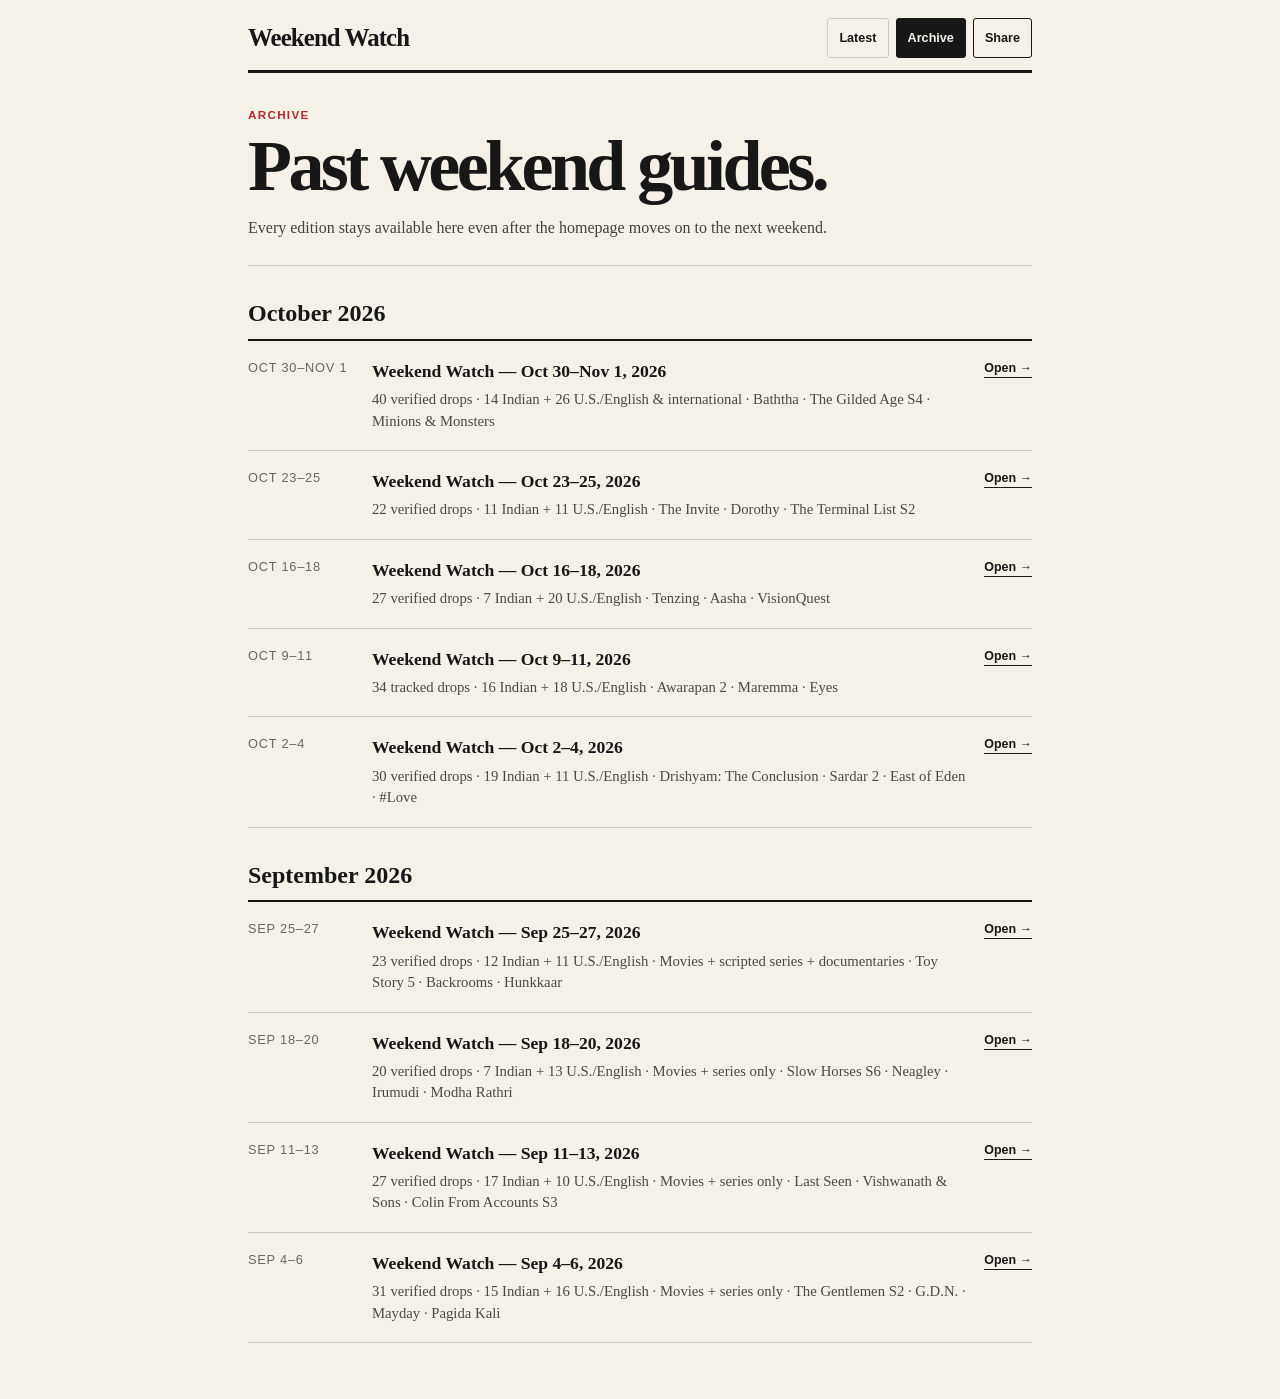
<file: archive/index.html>
<!DOCTYPE html>

<html lang="en"><head><meta charset="utf-8"/><meta content="width=device-width, initial-scale=1, viewport-fit=cover" name="viewport"/><title>Weekend Watch — Archive</title><style> :root{--paper:#f5f1e8;--ink:#171717;--muted:#6b675f;--line:#cfc8bb;--red:#b52a2a;--blue:#275a8a}*{box-sizing:border-box}body{margin:0;background:var(--paper);color:var(--ink);font-family:Arial,Helvetica,sans-serif;line-height:1.45;-webkit-font-smoothing:antialiased}.page{width:min(820px,100%);margin:0 auto;padding:0 18px 56px}header{padding:18px 0 12px;border-bottom:3px solid var(--ink)}.masthead-row{display:flex;align-items:center;justify-content:space-between;gap:14px}.brand{font-family:Georgia,"Times New Roman",serif;font-weight:700;font-size:1.55rem;letter-spacing:-.035em;white-space:nowrap}.header-actions{display:flex;align-items:center;gap:7px}.nav-link,.share{display:inline-flex;align-items:center;justify-content:center;min-height:40px;padding:8px 11px;border:1px solid var(--line);border-radius:3px;background:transparent;color:var(--ink);text-decoration:none;font-weight:700;font-size:.79rem;cursor:pointer;white-space:nowrap}.nav-link.active{background:var(--ink);border-color:var(--ink);color:var(--paper)}.share{border-color:var(--ink)}.hero{padding:34px 0 26px;border-bottom:1px solid var(--line)}.kicker{color:var(--red);font-weight:800;text-transform:uppercase;letter-spacing:.11em;font-size:.73rem;margin-bottom:8px}h1{font-family:Georgia,"Times New Roman",serif;font-size:clamp(2.3rem,9vw,4.5rem);line-height:.97;letter-spacing:-.05em;margin:0}.dek{color:#45413b;font-family:Georgia,"Times New Roman",serif;font-size:1rem;margin:14px 0 0}.month{margin-top:30px}.month h2{font-family:Georgia,"Times New Roman",serif;font-size:1.5rem;margin:0;padding-bottom:8px;border-bottom:2px solid var(--ink)}.edition{display:grid;grid-template-columns:110px minmax(0,1fr) auto;gap:14px;align-items:start;padding:18px 0;border-bottom:1px solid var(--line)}.date{color:var(--muted);font-size:.8rem;text-transform:uppercase;letter-spacing:.06em}.title{font-family:Georgia,"Times New Roman",serif;font-size:1.1rem;font-weight:700}.summary{color:#4d4841;font-family:Georgia,"Times New Roman",serif;font-size:.92rem;margin-top:5px}.open{color:var(--ink);text-decoration:none;font-weight:800;font-size:.78rem;white-space:nowrap;border-bottom:1px solid var(--ink)}.toast{position:fixed;left:50%;bottom:22px;transform:translateX(-50%) translateY(20px);background:var(--ink);color:#fff;padding:10px 14px;border-radius:4px;font-size:.8rem;opacity:0;pointer-events:none;transition:.2s ease}.toast.show{opacity:1;transform:translateX(-50%) translateY(0)}@media(max-width:560px){.edition{grid-template-columns:1fr auto}.date{grid-column:1/-1}}@media(max-width:480px){.masthead-row{flex-wrap:wrap}.header-actions{width:100%;justify-content:flex-start}}</style><link href="/manifest.webmanifest" rel="manifest"/><meta content="#f5f1e8" name="theme-color"/><meta content="Weekend Watch" name="application-name"/><meta content="yes" name="apple-mobile-web-app-capable"/><meta content="Weekend Watch" name="apple-mobile-web-app-title"/><link href="/icons/apple-touch-icon.png" rel="apple-touch-icon" sizes="180x180"/><link href="/icons/favicon-32.png" rel="icon" sizes="32x32" type="image/png"/><link href="/icons/icon-192.png" rel="icon" sizes="192x192" type="image/png"/></head><body><div class="page"><header><div class="masthead-row"><div class="brand">Weekend Watch</div><div aria-label="Site navigation" class="header-actions"><a class="nav-link" href="/">Latest</a><a class="nav-link active" href="/archive/">Archive</a><button class="share" id="shareButton" type="button">Share</button></div></div></header><section class="hero"><div class="kicker">Archive</div><h1>Past weekend guides.</h1><p class="dek">Every edition stays available here even after the homepage moves on to the next weekend.</p></section><section class="month"><h2>October 2026</h2><article class="edition"><div class="date">Oct 30–Nov 1</div><div><div class="title">Weekend Watch — Oct 30–Nov 1, 2026</div><div class="summary">40 verified drops · 14 Indian + 26 U.S./English &amp; international · Baththa · The Gilded Age S4 · Minions &amp; Monsters</div></div><a class="open" href="/archive/2026-10-30/">Open →</a></article>
<article class="edition"><div class="date">Oct 23–25</div><div><div class="title">Weekend Watch — Oct 23–25, 2026</div><div class="summary">22 verified drops · 11 Indian + 11 U.S./English · The Invite · Dorothy · The Terminal List S2</div></div><a class="open" href="/archive/2026-10-23/">Open →</a></article>
<article class="edition"><div class="date">Oct 16–18</div><div><div class="title">Weekend Watch — Oct 16–18, 2026</div><div class="summary">27 verified drops · 7 Indian + 20 U.S./English · Tenzing · Aasha · VisionQuest</div></div><a class="open" href="/archive/2026-10-16/">Open →</a></article><article class="edition"><div class="date">Oct 9–11</div><div><div class="title">Weekend Watch — Oct 9–11, 2026</div><div class="summary">34 tracked drops · 16 Indian + 18 U.S./English · Awarapan 2 · Maremma · Eyes</div></div><a class="open" href="/archive/2026-10-09/">Open →</a></article>
<article class="edition"><div class="date">Oct 2–4</div><div><div class="title">Weekend Watch — Oct 2–4, 2026</div><div class="summary">30 verified drops · 19 Indian + 11 U.S./English · Drishyam: The Conclusion · Sardar 2 · East of Eden · #Love</div></div><a class="open" href="/archive/2026-10-02/">Open →</a></article></section><section class="month"><h2>September 2026</h2>
<article class="edition"><div class="date">Sep 25–27</div><div><div class="title">Weekend Watch — Sep 25–27, 2026</div><div class="summary">23 verified drops · 12 Indian + 11 U.S./English · Movies + scripted series + documentaries · Toy Story 5 · Backrooms · Hunkkaar</div></div><a class="open" href="/archive/2026-09-25/">Open →</a></article><article class="edition"><div class="date">Sep 18–20</div><div><div class="title">Weekend Watch — Sep 18–20, 2026</div><div class="summary">20 verified drops · 7 Indian + 13 U.S./English · Movies + series only · Slow Horses S6 · Neagley · Irumudi · Modha Rathri</div></div><a class="open" href="/archive/2026-09-18/">Open →</a></article><article class="edition"><div class="date">Sep 11–13</div><div><div class="title">Weekend Watch — Sep 11–13, 2026</div><div class="summary">27 verified drops · 17 Indian + 10 U.S./English · Movies + series only · Last Seen · Vishwanath &amp; Sons · Colin From Accounts S3</div></div><a class="open" href="/archive/2026-09-11/">Open →</a></article>
<article class="edition"><div class="date">Sep 4–6</div><div><div class="title">Weekend Watch — Sep 4–6, 2026</div><div class="summary">31 verified drops · 15 Indian + 16 U.S./English · Movies + series only · The Gentlemen S2 · G.D.N. · Mayday · Pagida Kali</div></div><a class="open" href="/archive/2026-09-04/">Open →</a></article>
</section></div><div aria-live="polite" class="toast" id="toast" role="status">Link copied</div><script>(()=>{const b=document.getElementById('shareButton'),t=document.getElementById('toast'),u='https://ott.rudraraju.dev/archive/';function s(m){t.textContent=m;t.classList.add('show');setTimeout(()=>t.classList.remove('show'),1800)}b.addEventListener('click',async()=>{const d={title:'Weekend Watch Archive',text:'Browse past Weekend Watch guides.',url:u};try{if(navigator.share)await navigator.share(d);else if(navigator.clipboard){await navigator.clipboard.writeText(u);s('Link copied')}else s('Copy the page address to share')}catch(e){if(e&&e.name!=='AbortError')s('Could not share')}})})();</script><script>if("serviceWorker"in navigator)window.addEventListener("load",()=>navigator.serviceWorker.register("/sw.js").catch(()=>{}));</script></body></html>
</file>
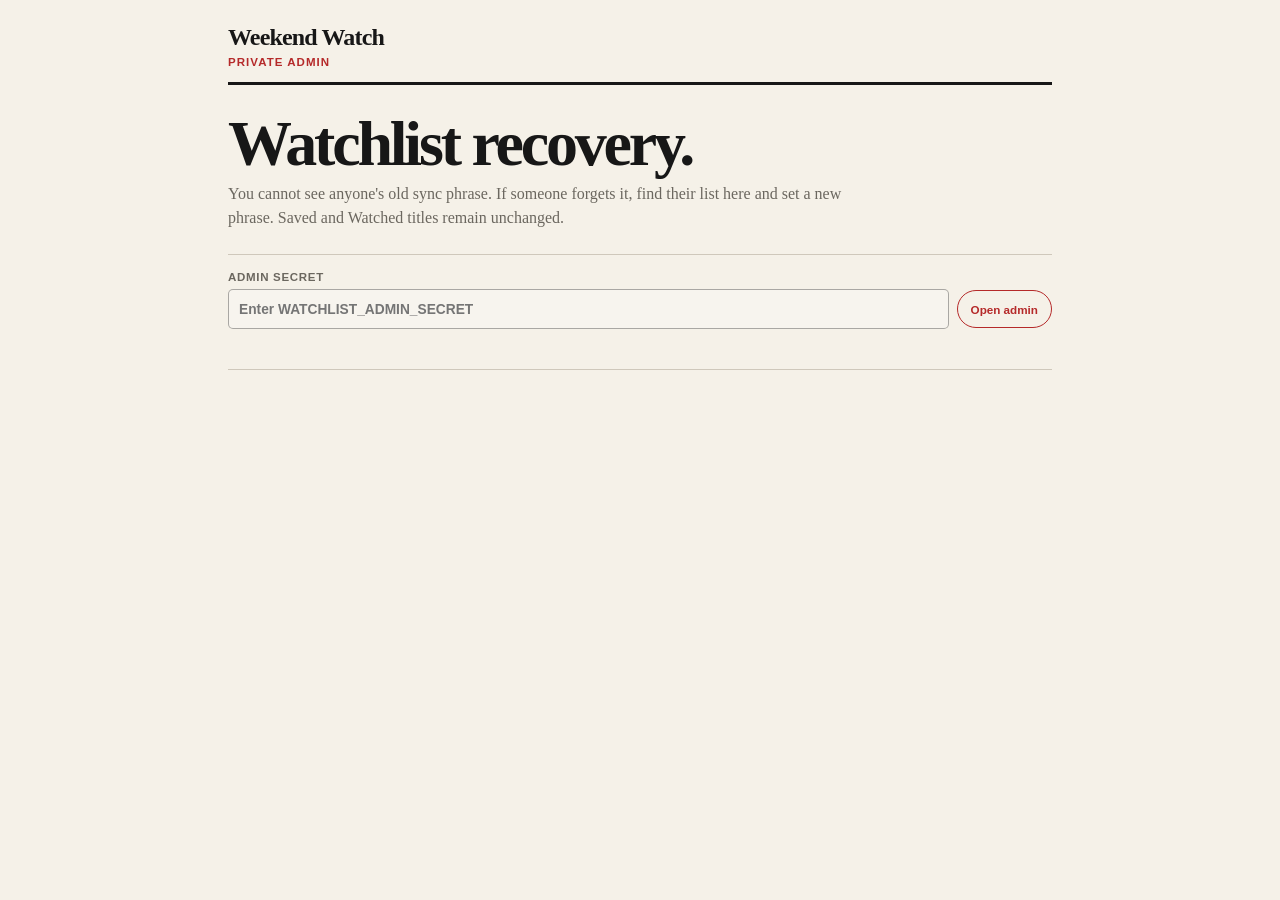
<file: admin.html>
<!doctype html>
<html lang="en">
<head>
  <meta charset="utf-8">
  <meta name="viewport" content="width=device-width, initial-scale=1, viewport-fit=cover">
  <meta name="robots" content="noindex,nofollow,noarchive">
  <meta name="theme-color" content="#f5f1e8">
  <title>Weekend Watch — Admin</title>
  <style>
    :root{
      --paper:#f5f1e8;
      --ink:#171717;
      --muted:#6b675f;
      --line:#cfc8bb;
      --red:#b52a2a;
      --green:#236b4b;
    }
    *{box-sizing:border-box}
    body{
      margin:0;
      background:var(--paper);
      color:var(--ink);
      font-family:Arial,Helvetica,sans-serif;
      -webkit-font-smoothing:antialiased;
    }
    main{
      width:min(860px,100%);
      margin:0 auto;
      padding:24px 18px 60px;
    }
    header{
      padding-bottom:14px;
      border-bottom:3px solid var(--ink);
    }
    .brand{
      font-family:Georgia,"Times New Roman",serif;
      font-size:1.5rem;
      font-weight:700;
      letter-spacing:-.035em;
    }
    .kicker{
      margin-top:5px;
      color:var(--red);
      font-size:.72rem;
      font-weight:800;
      text-transform:uppercase;
      letter-spacing:.09em;
    }
    h1{
      margin:28px 0 8px;
      font-family:Georgia,"Times New Roman",serif;
      font-size:clamp(2.2rem,8vw,4rem);
      line-height:.96;
      letter-spacing:-.05em;
    }
    .intro{
      max-width:620px;
      color:var(--muted);
      font-family:Georgia,"Times New Roman",serif;
      line-height:1.5;
    }
    .login{
      margin-top:24px;
      padding:16px 0;
      border-top:1px solid var(--line);
      border-bottom:1px solid var(--line);
    }
    label{
      display:block;
      margin-bottom:6px;
      color:var(--muted);
      font-size:.72rem;
      font-weight:800;
      text-transform:uppercase;
      letter-spacing:.06em;
    }
    .row{
      display:flex;
      gap:8px;
      align-items:center;
    }
    input{
      flex:1;
      min-width:0;
      height:40px;
      border:1px solid rgba(23,23,23,.35);
      border-radius:5px;
      background:rgba(255,255,255,.25);
      color:var(--ink);
      padding:0 10px;
      font:600 .86rem/1.2 Arial,Helvetica,sans-serif;
    }
    button{
      appearance:none;
      border:1px solid rgba(23,23,23,.42);
      background:transparent;
      color:var(--ink);
      border-radius:999px;
      min-height:38px;
      padding:8px 13px;
      font:800 .73rem/1 Arial,Helvetica,sans-serif;
      cursor:pointer;
    }
    button.primary{
      border-color:var(--red);
      color:var(--red);
    }
    button:disabled{
      opacity:.45;
      cursor:default;
    }
    .message{
      min-height:1.2em;
      margin-top:9px;
      color:var(--muted);
      font-size:.75rem;
    }
    .message.error{color:var(--red)}
    .toolbar{
      display:flex;
      align-items:center;
      justify-content:space-between;
      gap:10px;
      margin:26px 0 8px;
    }
    h2{
      margin:0;
      font-family:Georgia,"Times New Roman",serif;
      font-size:1.35rem;
    }
    .list{
      border-top:2px solid var(--ink);
    }
    .card{
      display:grid;
      grid-template-columns:minmax(0,1fr) auto;
      gap:12px;
      padding:16px 0;
      border-bottom:1px solid var(--line);
    }
    .name{
      font-family:Georgia,"Times New Roman",serif;
      font-size:1.13rem;
      font-weight:700;
    }
    .meta{
      margin-top:5px;
      color:var(--muted);
      font-size:.76rem;
      line-height:1.45;
    }
    .actions{
      display:flex;
      flex-wrap:wrap;
      justify-content:flex-end;
      gap:7px;
      align-self:start;
    }
    .empty{
      padding:24px 0;
      color:var(--muted);
      font-family:Georgia,"Times New Roman",serif;
    }
    .security{
      margin-top:24px;
      padding-top:14px;
      border-top:1px solid var(--line);
      color:var(--muted);
      font-size:.73rem;
      line-height:1.5;
    }
    @media(max-width:600px){
      .row{align-items:stretch;flex-direction:column}
      .row button{align-self:flex-start}
      .card{grid-template-columns:1fr}
      .actions{justify-content:flex-start}
    }
  </style>
</head>
<body>
  <main>
    <header>
      <div class="brand">Weekend Watch</div>
      <div class="kicker">Private admin</div>
    </header>

    <h1>Watchlist recovery.</h1>
    <div class="intro">
      You cannot see anyone's old sync phrase. If someone forgets it,
      find their list here and set a new phrase. Saved and Watched titles
      remain unchanged.
    </div>

    <section class="login">
      <label for="adminSecret">Admin secret</label>
      <div class="row">
        <input
          id="adminSecret"
          type="password"
          autocomplete="current-password"
          placeholder="Enter WATCHLIST_ADMIN_SECRET"
        >
        <button class="primary" id="loadLists" type="button">Open admin</button>
      </div>
      <div class="message" id="message" aria-live="polite"></div>
    </section>

    <section id="adminArea" hidden>
      <div class="toolbar">
        <h2>Watchlists</h2>
        <button id="refreshLists" type="button">Refresh</button>
      </div>
      <div class="list" id="list"></div>

      <div class="security">
        The admin secret is kept only in memory in this browser tab.
        It is not saved to localStorage or embedded in this page.
      </div>
    </section>
  </main>

  <script>
    (() => {
      const API = "/api/admin/watchlists";

      const secretInput = document.getElementById("adminSecret");
      const loadButton = document.getElementById("loadLists");
      const refreshButton = document.getElementById("refreshLists");
      const area = document.getElementById("adminArea");
      const list = document.getElementById("list");
      const message = document.getElementById("message");

      let adminSecret = "";

      function setMessage(text = "", error = false) {
        message.textContent = text;
        message.classList.toggle("error", Boolean(error));
      }

      async function api(method = "GET", body = null) {
        const options = {
          method,
          headers: {
            "X-WW-Admin-Secret": adminSecret,
            "Accept": "application/json"
          }
        };

        if (body !== null) {
          options.headers["Content-Type"] = "application/json";
          options.body = JSON.stringify(body);
        }

        const response = await fetch(API, options);

        let data = {};
        try {
          data = await response.json();
        } catch (_) {}

        if (!response.ok) {
          const error = new Error(
            data.error || `Request failed (${response.status}).`
          );
          error.status = response.status;
          throw error;
        }

        return data;
      }

      function fmtTime(value) {
        const date = new Date(Number(value || 0));
        if (Number.isNaN(date.getTime())) return "—";
        return date.toLocaleString();
      }

      function makeButton(text, primary = false) {
        const button = document.createElement("button");
        button.type = "button";
        button.textContent = text;
        if (primary) button.classList.add("primary");
        return button;
      }

      async function resetPhrase(item) {
        const phrase = prompt(
          `Set a new sync phrase for "${item.displayName}".\n\nMinimum 8 characters.`
        );

        if (phrase === null) return;

        if (phrase.trim().length < 8) {
          setMessage("The new phrase must be at least 8 characters.", true);
          return;
        }

        try {
          setMessage("Resetting phrase…");

          await api("POST", {
            action: "resetPhrase",
            listId: item.listId,
            newPhrase: phrase
          });

          setMessage(
            `Phrase reset for ${item.displayName}. Give the user the new phrase.`
          );

          await loadLists();
        } catch (error) {
          setMessage(error.message, true);
        }
      }

      async function renameList(item) {
        const name = prompt(
          "Rename this list:",
          item.displayName === "Unnamed list" ? "" : item.displayName
        );

        if (name === null) return;

        try {
          setMessage("Renaming…");

          await api("POST", {
            action: "rename",
            listId: item.listId,
            displayName: name
          });

          setMessage("List renamed.");
          await loadLists();
        } catch (error) {
          setMessage(error.message, true);
        }
      }

      function render(lists) {
        list.replaceChildren();

        if (!lists.length) {
          const empty = document.createElement("div");
          empty.className = "empty";
          empty.textContent = "No watchlists have been created yet.";
          list.append(empty);
          return;
        }

        lists.forEach(item => {
          const card = document.createElement("article");
          card.className = "card";

          const info = document.createElement("div");

          const name = document.createElement("div");
          name.className = "name";
          name.textContent = item.displayName;

          const meta = document.createElement("div");
          meta.className = "meta";
          meta.textContent =
            `${item.toWatchCount} To Watch · ` +
            `${item.watchedCount} Watched · ` +
            `Updated ${fmtTime(item.updatedAt)}`;

          info.append(name, meta);

          const actions = document.createElement("div");
          actions.className = "actions";

          const reset = makeButton("Reset sync phrase", true);
          reset.addEventListener("click", () => resetPhrase(item));

          const rename = makeButton("Rename");
          rename.addEventListener("click", () => renameList(item));

          actions.append(reset, rename);
          card.append(info, actions);
          list.append(card);
        });
      }

      async function loadLists() {
        try {
          setMessage("Loading…");

          const data = await api();
          render(Array.isArray(data.lists) ? data.lists : []);

          area.hidden = false;
          setMessage("");
        } catch (error) {
          area.hidden = true;

          setMessage(
            error.status === 401
              ? "Admin secret is incorrect."
              : error.message,
            true
          );
        }
      }

      loadButton.addEventListener("click", async () => {
        adminSecret = secretInput.value;

        if (!adminSecret) {
          setMessage("Enter your admin secret.", true);
          return;
        }

        // Clear the input after copying the secret into this tab's JS memory.
        secretInput.value = "";

        await loadLists();
      });

      refreshButton.addEventListener("click", loadLists);

      secretInput.addEventListener("keydown", event => {
        if (event.key === "Enter") loadButton.click();
      });
    })();
  </script>
</body>
</html>
</file>
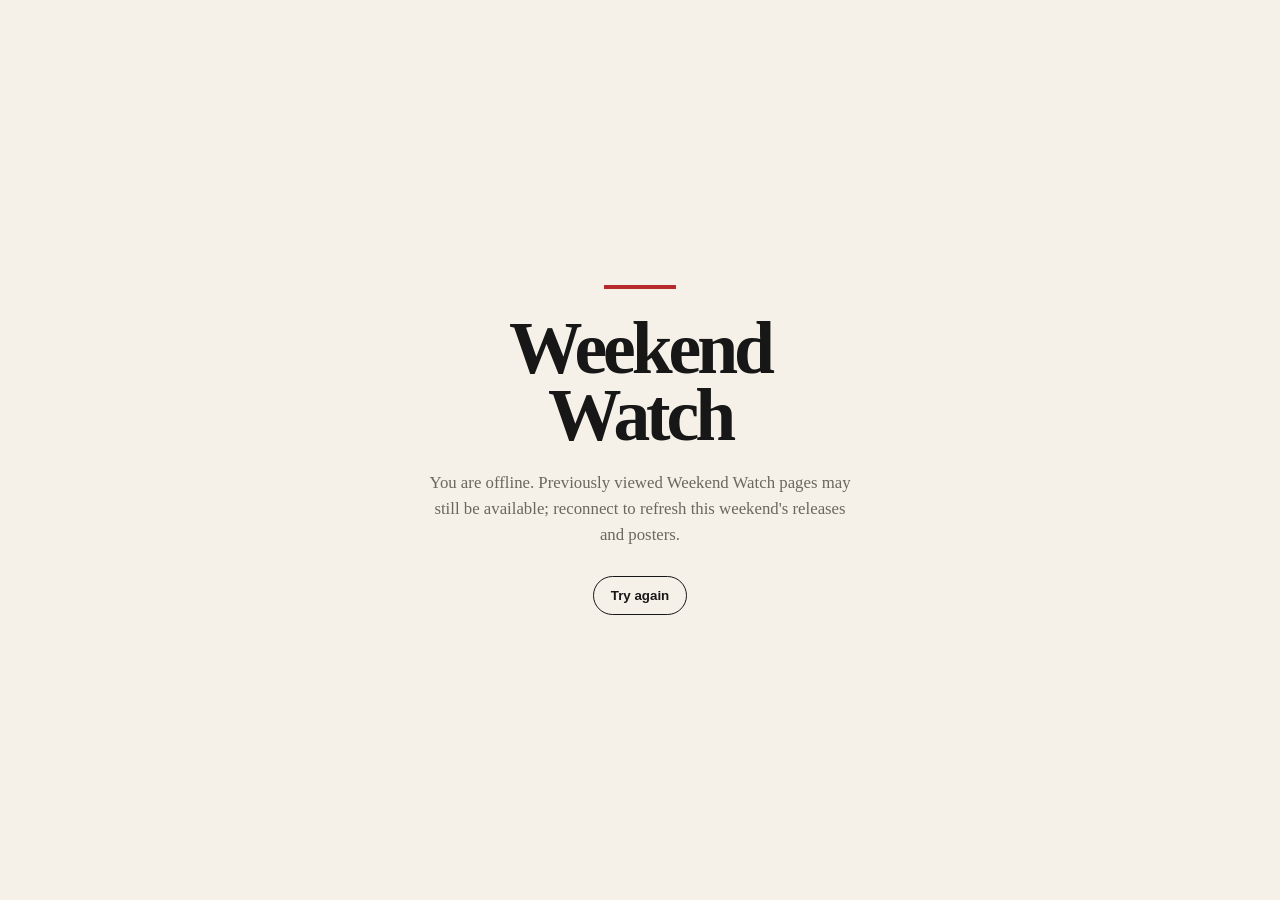
<file: offline.html>
<!doctype html>
<html lang="en">
<head>
  <meta charset="utf-8">
  <meta name="viewport" content="width=device-width, initial-scale=1, viewport-fit=cover">
  <title>Weekend Watch — Offline</title>
  <meta name="theme-color" content="#f5f1e8">
  <style>
    :root{--paper:#f5f1e8;--ink:#171717;--red:#b52a2a;--muted:#6b675f}
    *{box-sizing:border-box}
    body{
      margin:0;background:var(--paper);color:var(--ink);
      font-family:Arial,Helvetica,sans-serif;
      min-height:100svh;display:grid;place-items:center;padding:28px
    }
    main{width:min(520px,100%);text-align:center}
    .rule{height:4px;background:var(--red);width:72px;margin:0 auto 26px}
    h1{
      font-family:Georgia,"Times New Roman",serif;
      font-size:clamp(2.6rem,12vw,4.6rem);
      line-height:.92;letter-spacing:-.055em;margin:0
    }
    p{
      font-family:Georgia,"Times New Roman",serif;
      color:var(--muted);font-size:1.05rem;line-height:1.55;margin:20px auto 0;
      max-width:430px
    }
    button{
      margin-top:28px;border:1px solid var(--ink);background:transparent;color:var(--ink);
      font-weight:800;padding:11px 17px;border-radius:999px;cursor:pointer
    }
  </style>
</head>
<body>
  <main>
    <div class="rule"></div>
    <h1>Weekend<br>Watch</h1>
    <p>You are offline. Previously viewed Weekend Watch pages may still be available; reconnect to refresh this weekend's releases and posters.</p>
    <button onclick="location.reload()">Try again</button>
  </main>
</body>
</html>
</file>
